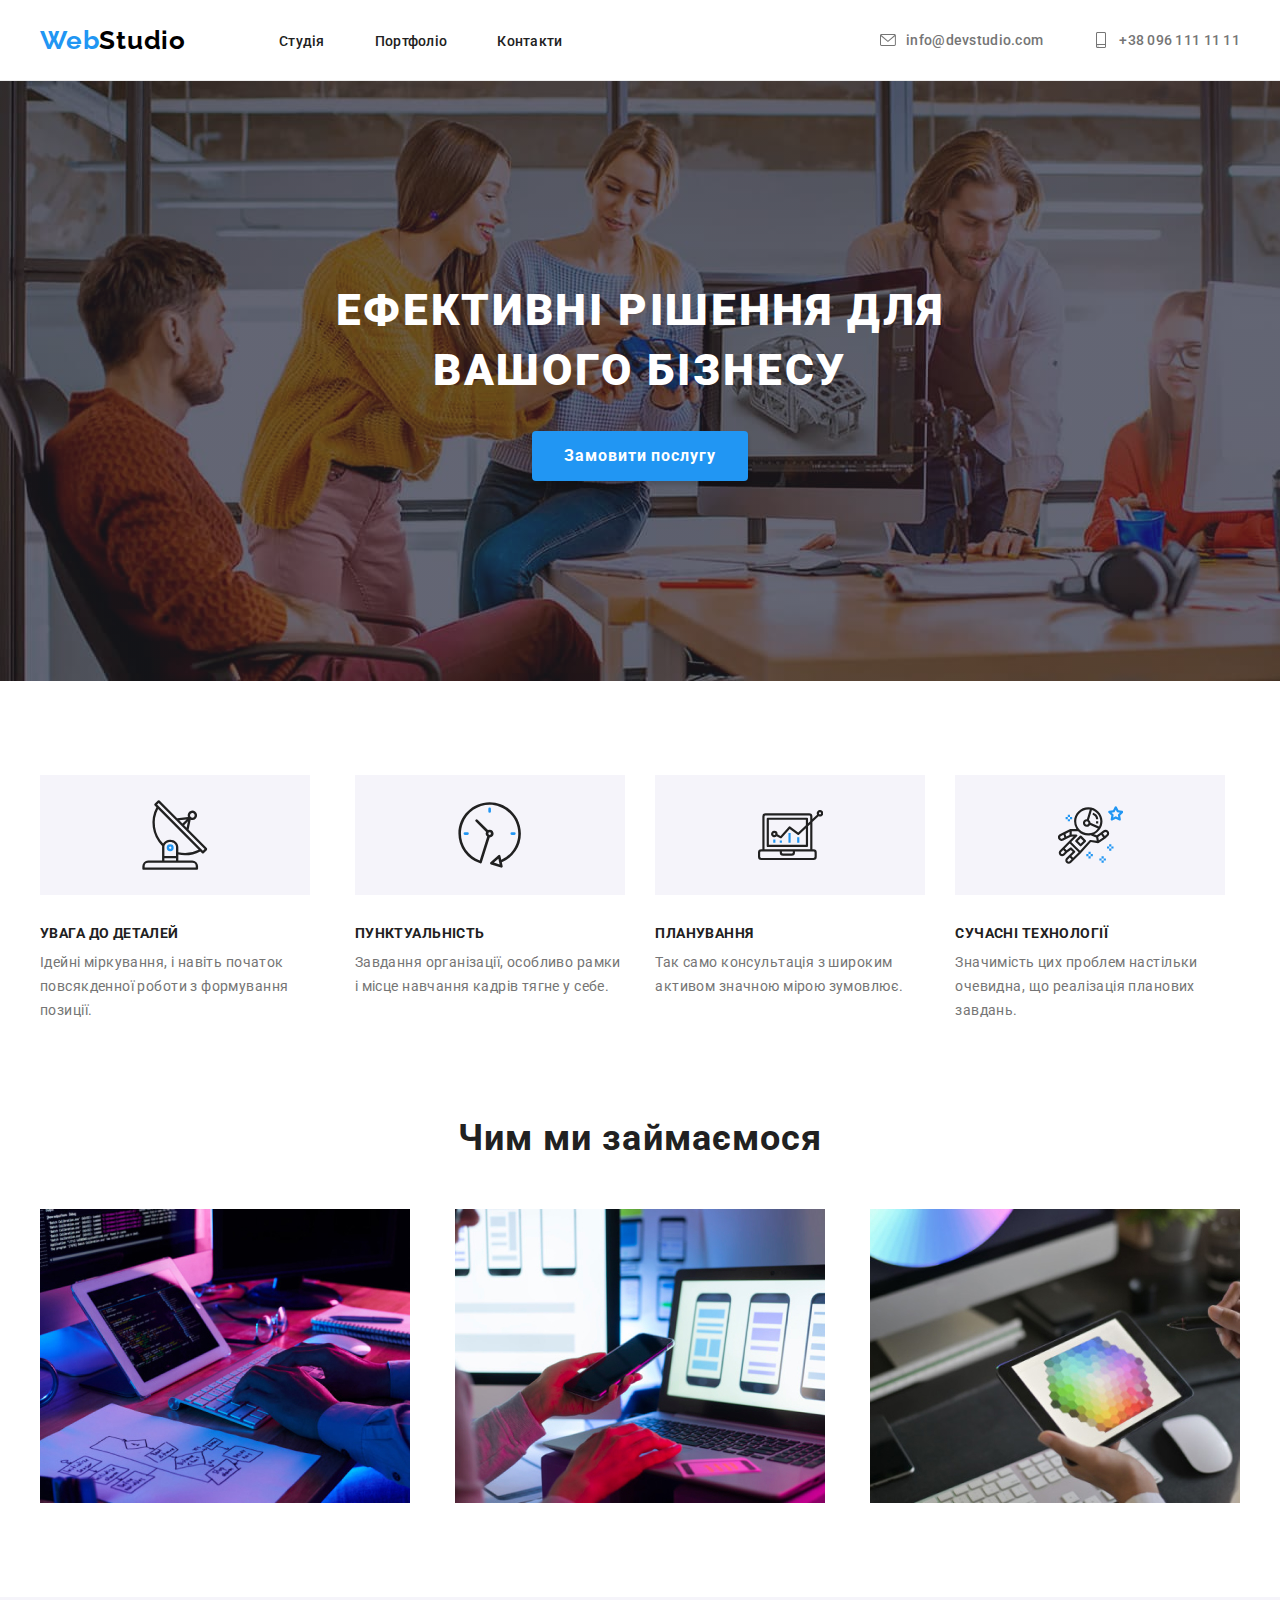
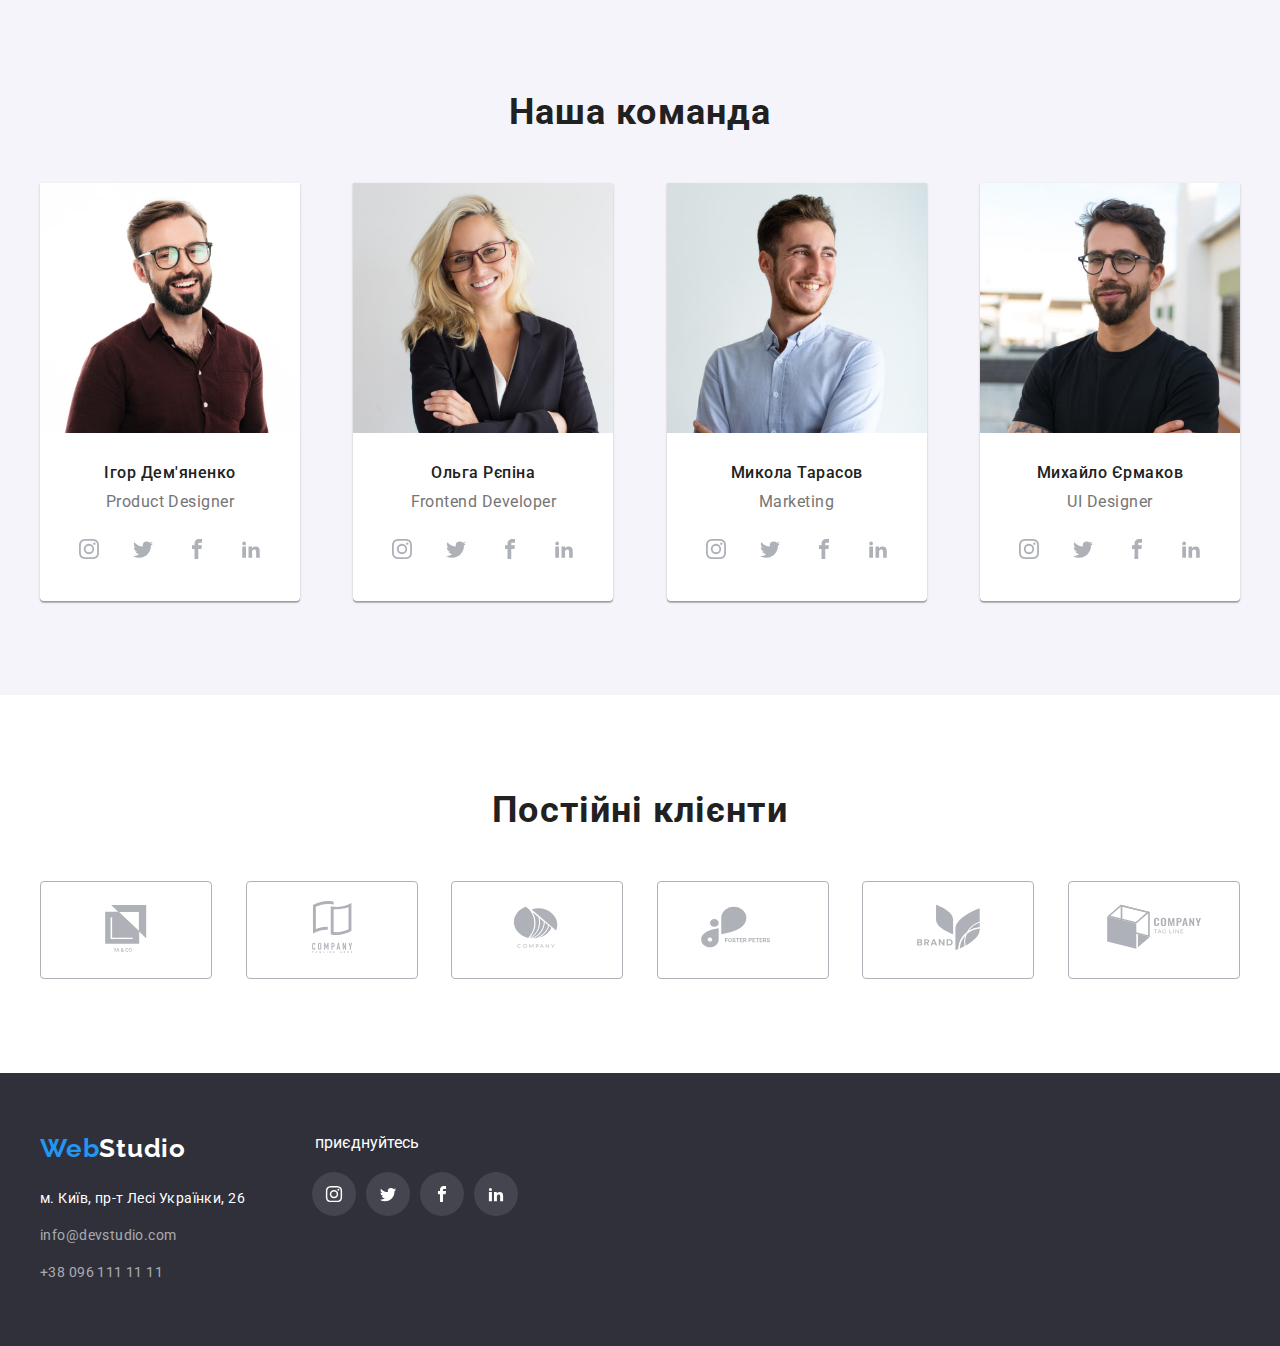
<file: index.html>
<!DOCTYPE html>
<html lang="UK">
  <head>
    <meta charset="UTF-8" />
    <meta http-equiv="X-UA-Compatible" content="IE=edge" />
    <meta name="viewport" content="width=device-width, initial-scale=1.0" />
    <title>goit-markup-hw-03</title>
    <link rel="preconnect" href="https://fonts.googleapis.com" />
    <link rel="preconnect" href="https://fonts.gstatic.com" crossorigin />
    <link
      href="https://fonts.googleapis.com/css2?family=Raleway:wght@700&family=Roboto:wght@400;500;700;900&display=swap"
      rel="stylesheet"
    />
    <link
      rel="stylesheet"
      href="https://cdnjs.cloudflare.com/ajax/libs/modern-normalize/1.1.0/modern-normalize.min.css"
      integrity="sha512-wpPYUAdjBVSE4KJnH1VR1HeZfpl1ub8YT/NKx4PuQ5NmX2tKuGu6U/JRp5y+Y8XG2tV+wKQpNHVUX03MfMFn9Q=="
      crossorigin="anonymous"
      referrerpolicy="no-referrer"
    />
    <link rel="stylesheet" href="./css/styles.css" />
  </head>
  <body>
    <header class="header">
      <div class="container header-container">
        <a class="header-title" href="./index.html"
          ><span class="header-subtitle">Web</span>Studio</a
        >
        <nav class="navigation">
          <ul class="header-nav">
            <li><a class="header-nav-link" href="./index.html">Студія</a></li>
            <li>
              <a class="header-nav-link" href="./portfolio.html">Портфоліо</a>
            </li>
            <li><a class="header-nav-link" href="./index.html">Контакти</a></li>
          </ul>
        </nav>
        <ul class="header-nav">
          <li class="header-icons-position">
            <a class="header-contact" href="mailto:info@devstudio.com">
              <svg class="header-icon" width="16" height="12">
                <use href="./images/icon.svg#icon-envelope"></use>
              </svg>
              info@devstudio.com
            </a>
          </li>
          <li class="header-icons-position">
            <a class="header-contact" href="tel:+380961111111">
              <svg class="header-icon" width="16" height="16">
                <use href="./images/icon.svg#icon-smartphone"></use>
              </svg>
              +38 096 111 11 11
            </a>
          </li>
        </ul>
      </div>
    </header>

    <main>
      <!-- //*======================= HERO =========================-->

      <section class="hero">
        <div class="container hero-container">
          <h1 class="hero-title">Ефективні рішення для вашого бізнесу</h1>
          <button class="hero-btn btn" type="button">Замовити послугу</button>
        </div>
      </section>

      <!-- //*======================= BENEFITS =========================-->

      <section class="benefits">
        <div class="container benefits-container">
          <h2 class="benefits-title-hidden">Наші переваги</h2>
          <ul class="benefits-list">
            <li class="benefits-item">
              <div class="benefits-icon">
                <svg class="benefits-icon-one" width="65.32px" height="70px">
                  <use href="./images/icon.svg#icon-Group"></use>
                </svg>
              </div>
              <h3 class="benefits-title">УВАГА ДО ДЕТАЛЕЙ</h3>
              <p class="benefits-text">
                Ідейні міркування, і навіть початок повсякденної роботи з
                формування позиції.
              </p>
            </li>
            <li class="benefits-item">
              <div class="benefits-icon">
                <svg class="benefits-icon-one" width="65.32px" height="70px">
                  <use href="./images/icon.svg#icon-clock-1"></use>
                </svg>
              </div>
              <h3 class="benefits-title">ПУНКТУАЛЬНІСТЬ</h3>
              <p class="benefits-text">
                Завдання організації, особливо рамки і місце навчання кадрів
                тягне у себе.
              </p>
            </li>
            <li class="benefits-item">
              <div class="benefits-icon">
                <svg class="benefits-icon-one" width="65.32px" height="70px">
                  <use href="./images/icon.svg#icon-diagram-1"></use>
                </svg>
              </div>
              <h3 class="benefits-title">ПЛАНУВАННЯ</h3>
              <p class="benefits-text">
                Так само консультація з широким активом значною мірою зумовлює.
              </p>
            </li>
            <li class="benefits-item">
              <div class="benefits-icon">
                <svg class="benefits-icon-one" width="65.32px" height="70px">
                  <use href="./images/icon.svg#icon-astronaut-1"></use>
                </svg>
              </div>
              <h3 class="benefits-title">СУЧАСНІ ТЕХНОЛОГІЇ</h3>
              <p class="benefits-text">
                Значимість цих проблем настільки очевидна, що реалізація
                планових завдань.
              </p>
            </li>
          </ul>
        </div>
      </section>

      <!-- //*======================= WHAT-WE-DO =============-->

      <section class="whatwedo">
        <div class="container whatwedo-container">
          <h2 class="section-title whatwedo-title">Чим ми займаємося</h2>

          <ul class="whatwedo-list">
            <li class="whatwedo-item">
              <img src="./images/img.jpg" alt="photo" />
            </li>
            <li class="whatwedo-item">
              <img src="./images/img1.jpg" alt="photo1" />
            </li>
            <li class="whatwedo-item">
              <img src="./images/img2.jpg" alt="photo2" />
            </li>
          </ul>
        </div>
      </section>

      <!-- //*======================= OUR TEAM =========================-->

      <section class="team">
        <div class="container team-container">
          <h2 class="section-title team-title">Наша команда</h2>
          <ul class="team-list">
            <li class="team-item">
              <img
                src="./images/igor.jpg"
                alt="photo_igor"
                width="260"
                height="270"
              />
              <p class="team-uptitle">Ігор Дем'яненко</p>
              <p class="team-subtitle">Product Designer</p>
              <ul class="team-soc-list">
                <li class="team-soc-item">
                  <a class="team-soc-link" href="#">
                    <svg class="team-soc-icon" widht="20" height="20">
                      <use href="./images/icon.svg#icon-instagram"></use>
                    </svg>
                  </a>
                </li>
                <li class="team-soc-item">
                  <a class="team-soc-link" href="#">
                    <svg class="team-soc-icon" widht="20" height="20">
                      <use href="./images/icon.svg#icon-twitter"></use>
                    </svg>
                  </a>
                </li>
                <li class="team-soc-item">
                  <a class="team-soc-link" href="#">
                    <svg class="team-soc-icon" widht="20" height="20">
                      <use href="./images/icon.svg#icon-facebook"></use>
                    </svg>
                  </a>
                </li>
                <li class="team-soc-item">
                  <a class="team-soc-link" href="#">
                    <svg class="team-soc-icon" widht="20" height="20">
                      <use href="./images/icon.svg#icon-linkedin2"></use>
                    </svg>
                  </a>
                </li>
              </ul>
            </li>
            <li class="team-item">
              <img
                src="./images/olga.jpg"
                alt="photo_olga"
                width="260"
                height="270"
              />
              <p class="team-uptitle">Ольга Рєпіна</p>
              <p class="team-subtitle">Frontend Developer</p>
              <ul class="team-soc-list">
                <li class="team-soc-item">
                  <a class="team-soc-link" href="#">
                    <svg class="team-soc-icon" widht="20" height="20">
                      <use href="./images/icon.svg#icon-instagram"></use>
                    </svg>
                  </a>
                </li>
                <li class="team-soc-item">
                  <a class="team-soc-link" href="#">
                    <svg class="team-soc-icon" widht="20" height="20">
                      <use href="./images/icon.svg#icon-twitter"></use>
                    </svg>
                  </a>
                </li>
                <li class="team-soc-item">
                  <a class="team-soc-link" href="#">
                    <svg class="team-soc-icon" widht="20" height="20">
                      <use href="./images/icon.svg#icon-facebook"></use>
                    </svg>
                  </a>
                </li>
                <li class="team-soc-item">
                  <a class="team-soc-link" href="#">
                    <svg class="team-soc-icon" width="20" height="20">
                      <use href="./images/icon.svg#icon-linkedin2"></use>
                    </svg>
                  </a>
                </li>
              </ul>
            </li>
            <li class="team-item">
              <img
                src="./images/mukola.jpg"
                alt="photo_mukola"
                width="260"
                height="270"
              />
              <p class="team-uptitle">Микола Тарасов</p>
              <p class="team-subtitle">Marketing</p>
              <ul class="team-soc-list">
                <li class="team-soc-item">
                  <a class="team-soc-link" href="#">
                    <svg class="team-soc-icon" widht="20" height="20">
                      <use href="./images/icon.svg#icon-instagram"></use>
                    </svg>
                  </a>
                </li>
                <li class="team-soc-item">
                  <a class="team-soc-link" href="#">
                    <svg class="team-soc-icon" widht="20" height="20">
                      <use href="./images/icon.svg#icon-twitter"></use>
                    </svg>
                  </a>
                </li>
                <li class="team-soc-item">
                  <a class="team-soc-link" href="#">
                    <svg class="team-soc-icon" widht="20" height="20">
                      <use href="./images/icon.svg#icon-facebook"></use>
                    </svg>
                  </a>
                </li>
                <li class="team-soc-item">
                  <a class="team-soc-link" href="#">
                    <svg class="team-soc-icon" widht="20" height="20">
                      <use href="./images/icon.svg#icon-linkedin2"></use>
                    </svg>
                  </a>
                </li>
              </ul>
            </li>
            <li class="team-item">
              <img
                src="./images/muhajlo.jpg"
                alt="photo_muhajlo"
                width="260"
                height="270"
              />
              <p class="team-uptitle">Михайло Єрмаков</p>
              <p class="team-subtitle">UI Designer</p>
              <ul class="team-soc-list">
                <li class="team-soc-item">
                  <a class="team-soc-link" href="#">
                    <svg class="team-soc-icon" widht="20" height="20">
                      <use href="./images/icon.svg#icon-instagram"></use>
                    </svg>
                  </a>
                </li>
                <li class="team-soc-item">
                  <a class="team-soc-link" href="#">
                    <svg class="team-soc-icon" widht="20" height="20">
                      <use href="./images/icon.svg#icon-twitter"></use>
                    </svg>
                  </a>
                </li>
                <li class="team-soc-item">
                  <a class="team-soc-link" href="#">
                    <svg class="team-soc-icon" widht="20" height="20">
                      <use href="./images/icon.svg#icon-facebook"></use>
                    </svg>
                  </a>
                </li>
                <li class="team-soc-item">
                  <a class="team-soc-link" href="#">
                    <svg class="team-soc-icon" widht="20" height="20">
                      <use href="./images/icon.svg#icon-linkedin2"></use>
                    </svg>
                  </a>
                </li>
              </ul>
            </li>
          </ul>
        </div>
      </section>

      <!-- //*=======================  OUR ADVANTAGES  =========================-->
      <section>
        <div class="container advantages-container">
          <h2 class="section-title advantages-title">Постійні клієнти</h2>
          <ul class="advantages-list">
            <li class="advantages-item">
              <a class="advantages-link" href="#">
                <svg class="advantages-icon" width="170" height="92">
                  <use href="./images/icon.svg#icon-Client-1"></use>
                </svg>
              </a>
            </li>
            <li class="advantages-item">
              <a class="advantages-link" href="#">
                <svg class="advantages-icon" width="170" height="92">
                  <use href="./images/icon.svg#icon-Client-2"></use>
                </svg>
              </a>
            </li>
            <li class="advantages-item">
              <a class="advantages-link" href="#">
                <svg class="advantages-icon" width="170" height="92">
                  <use href="./images/icon.svg#icon-Client-3"></use>
                </svg>
              </a>
            </li>
            <li class="advantages-item">
              <a class="advantages-link" href="#">
                <svg class="advantages-icon" width="170" height="92">
                  <use href="./images/icon.svg#icon-Client-4"></use>
                </svg>
              </a>
            </li>
            <li class="advantages-item">
              <a class="advantages-link" href="#">
                <svg class="advantages-icon" width="170" height="92">
                  <use href="./images/icon.svg#icon-Client-5"></use>
                </svg>
              </a>
            </li>
            <li class="advantages-item">
              <a class="advantages-link" href="#">
                <svg class="advantages-icon" width="170" height="92">
                  <use href="./images/icon.svg#icon-Client-6"></use>
                </svg>
              </a>
            </li>
          </ul>
        </div>
        <a class="q" href=""></a>
      </section>
    </main>

    <!-- //*======================= FOOTER =========================-->

    <footer class="footer">
      <div class="container footer-container">
        <div class="footer-address">
          <a class="footer-title" href="./index.html"
            >Web<span class="footer-subtitle">Studio</span></a
          >
          <ul class="footer-list">
            <li class="footer-item">
              <a
                class="footer-link"
                href="https://goo.gl/maps/ZGy36pKghgv9Vfy66"
                >м. Київ, пр-т Лесі Українки, 26</a
              >
            </li>
            <li class="footer-item">
              <a class="footer-contacts" href="mailto:info@devstudio.com"
                >info@devstudio.com</a
              >
            </li>
            <li class="footer-item">
              <a class="footer-contacts" href="tel:+380961111111"
                >+38 096 111 11 11</a
              >
            </li>
          </ul>
        </div>
        <div class="footer-social">
          <p class="footer-p">приєднуйтесь</p>
          <ul class="footer-soc-list">
            <li class="footer-soc-icon">
              <a class="footer-soc-link" href="#">
                <svg widht="20" height="16.25">
                  <use href="./images/icon.svg#icon-instagram"></use>
                </svg>
              </a>
            </li>
            <li class="footer-soc-icon">
              <a class="footer-soc-link" href="#">
                <svg widht="20" height="16.25">
                  <use href="./images/icon.svg#icon-twitter"></use>
                </svg>
              </a>
            </li>
            <li class="footer-soc-icon">
              <a class="footer-soc-link" href="#">
                <svg widht="20" height="16.25">
                  <use href="./images/icon.svg#icon-facebook"></use>
                </svg>
              </a>
            </li>
            <li class="footer-soc-icon">
              <a class="footer-soc-link" href="#">
                <svg widht="20" height="16.25">
                  <use href="./images/icon.svg#icon-linkedin2"></use>
                </svg>
              </a>
            </li>
          </ul>
        </div>
      </div>
    </footer>
  </body>
</html>
</file>
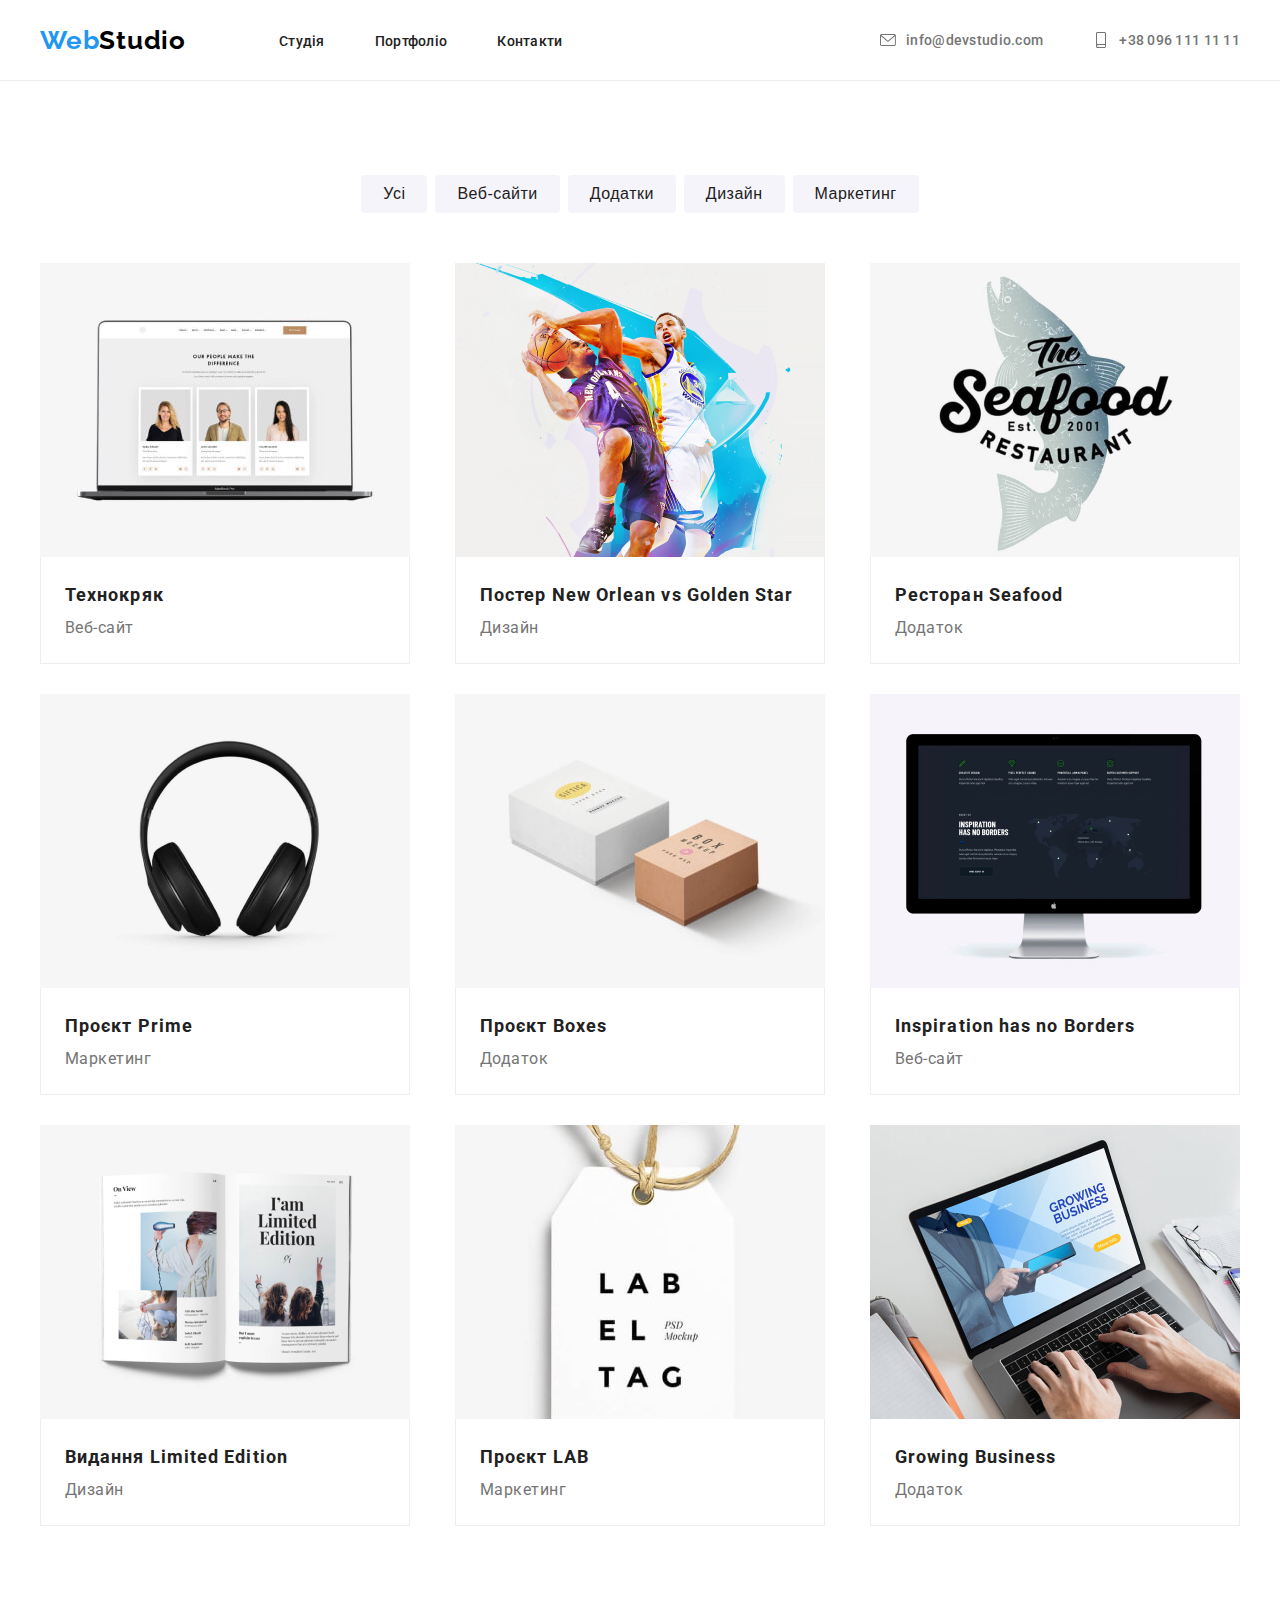
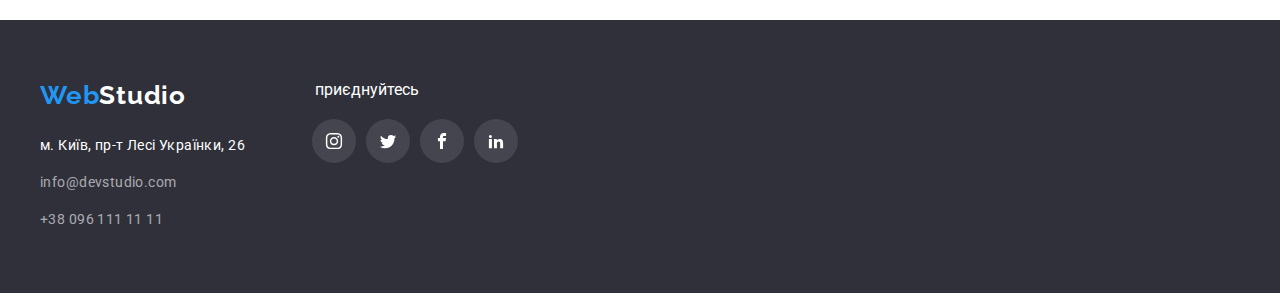
<file: portfolio.html>
<!DOCTYPE html>
<html lang="UK">
  <head>
    <meta charset="UTF-8" />
    <meta http-equiv="X-UA-Compatible" content="IE=edge" />
    <meta name="viewport" content="width=device-width, initial-scale=1.0" />
    <title>goit-markup-hw-03</title>
    <link rel="preconnect" href="https://fonts.googleapis.com" />
    <link rel="preconnect" href="https://fonts.gstatic.com" crossorigin />
    <link
      href="https://fonts.googleapis.com/css2?family=Raleway:wght@700&family=Roboto:wght@400;500;700;900&display=swap"
      rel="stylesheet"
    />
    <link
      rel="stylesheet"
      href="https://cdnjs.cloudflare.com/ajax/libs/modern-normalize/1.1.0/modern-normalize.min.css"
      integrity="sha512-wpPYUAdjBVSE4KJnH1VR1HeZfpl1ub8YT/NKx4PuQ5NmX2tKuGu6U/JRp5y+Y8XG2tV+wKQpNHVUX03MfMFn9Q=="
      crossorigin="anonymous"
      referrerpolicy="no-referrer"
    />
    <link rel="stylesheet" href="./css/styles.css" />
  </head>
  <body>
    <header class="header">
      <div class="container header-container">
        <a class="header-title" href="./index.html"
          ><span class="header-subtitle">Web</span>Studio</a
        >
        <nav class="navigation">
          <ul class="header-nav">
            <li><a class="header-nav-link" href="./index.html">Студія</a></li>
            <li>
              <a class="header-nav-link" href="./portfolio.html">Портфоліо</a>
            </li>
            <li><a class="header-nav-link" href="./index.html">Контакти</a></li>
          </ul>
        </nav>
        <ul class="header-nav">
          <li class="header-icons-position">
            <a class="header-contact" href="mailto:info@devstudio.com">
              <svg class="header-icon" width="16" height="12">
                <use href="./images/icon.svg#icon-envelope"></use>
              </svg>
              info@devstudio.com
            </a>
          </li>
          <li class="header-icons-position">
            <a class="header-contact" href="tel:+380961111111">
              <svg class="header-icon" width="16" height="16">
                <use href="./images/icon.svg#icon-smartphone"></use>
              </svg>
              +38 096 111 11 11
            </a>
          </li>
        </ul>
      </div>
    </header>
    <!-- //*======================= PORTFOLIO =========================-->

    <main>
      <section class="portfolio">
        <div class="container">
          <h2 class="portfolio-title-hidden"></h2>
          <ul class="navportfolio-list">
            <li class="navportfolio-item">
              <button class="main-btn btn" type="button">Усі</button>
            </li>
            <li class="navportfolio-item">
              <button class="main-btn btn" type="button">Веб-сайти</button>
            </li>
            <li class="navportfolio-item">
              <button class="main-btn btn" type="button">Додатки</button>
            </li>
            <li class="navportfolio-item">
              <button class="main-btn btn" type="button">Дизайн</button>
            </li>
            <li class="navportfolio-item">
              <button class="main-btn btn" type="button">Маркетинг</button>
            </li>
          </ul>
          <ul class="portfolio-list">
            <ul class="portfolio-first-row">
              <li class="portfolio-item">
                <img
                  src="./images/project1.jpg"
                  width="370"
                  height="294"
                  alt="Технокряк"
                />
                <div class="portfolio-sublist">
                  <h3 class="portfolio-title">Технокряк</h3>
                  <p class="portfolio-subtitle">Веб-сайт</p>
                </div>
              </li>
              <li class="portfolio-item">
                <img
                  src="./images/project2.jpg"
                  width="370"
                  height="294"
                  alt="Постер New Orlean vs Golden Star"
                />
                <div class="portfolio-sublist">
                  <h3 lang="EN" class="portfolio-title">
                    Постер New Orlean vs Golden Star
                  </h3>
                  <p class="portfolio-subtitle">Дизайн</p>
                </div>
              </li>
              <li class="portfolio-item">
                <img
                  src="./images/project3.jpg"
                  width="370"
                  height="294"
                  alt="Ресторан Seafood"
                />
                <div class="portfolio-sublist">
                <h3 class="portfolio-title">Ресторан Seafood</h3>
                <p class="portfolio-subtitle">Додаток</p>
                </div>
              </li>
            </ul>
            <ul class="portfolio-second-row">
              <li class="portfolio-item">
                <img
                  src="./images/project4.jpg"
                  width="370"
                  height="294"
                  alt="Проєкт Prime"
                />
                <div class="portfolio-sublist">
                  <h3 class="portfolio-title">Проєкт Prime</h3>
                  <p class="portfolio-subtitle">Маркетинг</p>
                </div>
              </li>
              <li class="portfolio-item">
                <img
                  src="./images/project5.jpg"
                  width="370"
                  height="294"
                  alt="Проєкт Boxes"
                />
                <div class="portfolio-sublist">
                  <h3 class="portfolio-title">Проєкт Boxes</h3>
                  <p class="portfolio-subtitle">Додаток</p>
                </div>
              </li>
              <li class="portfolio-item">
                <img
                  src="./images/project6.jpg"
                  width="370"
                  height="294"
                  alt="Inspiration has no Borders"
                />
                <div class="portfolio-sublist">
                  <h3 lang="EN" class="portfolio-title">
                    Inspiration has no Borders
                  </h3>
                  <p class="portfolio-subtitle">Веб-сайт</p>
                </div>
              </li>
            </ul>
            <ul class="portfolio-thrid-row">
              <li class="portfolio-item">
                <img
                  src="./images/project7.jpg"
                  width="370"
                  height="294"
                  alt="Видання Limited Edition"
                />
                <div class="portfolio-sublist">
                  <h3 lang="EN" class="portfolio-title">
                    Видання Limited Edition
                  </h3>
                  <p class="portfolio-subtitle">Дизайн</p>
                </div>
              </li>
              <li class="portfolio-item">
                <img
                  src="./images/project8.jpg"
                  width="370"
                  height="294"
                  alt="Проєкт LAB"
                />
                <div class="portfolio-sublist">
                  <h3 lang="EN" class="portfolio-title">Проєкт LAB</h3>
                  <p class="portfolio-subtitle">Маркетинг</p>
                </div>
              </li>
              <li class="portfolio-item">
                <img
                  src="./images/project9.jpg"
                  width="370"
                  height="294"
                  alt="Growing Business"
                />
                <div class="portfolio-sublist">
                  <h3 lang="EN" class="portfolio-title">Growing Business</h3>
                  <p class="portfolio-subtitle">Додаток</p>
                </div>
              </li>
            </ul>
          </ul>
        </div>
      </section>
    </main>
    <!-- //*===================================== FOOTER ============================================-->


    <footer class="footer">
      <div class="container footer-container">
        <div class="footer-address">
          <a class="footer-title" href="./index.html"
            >Web<span class="footer-subtitle">Studio</span></a
          >
          <ul class="footer-list">
            <li class="footer-item">
              <a
                class="footer-link"
                href="https://goo.gl/maps/ZGy36pKghgv9Vfy66"
                >м. Київ, пр-т Лесі Українки, 26</a
              >
            </li>
            <li class="footer-item">
              <a class="footer-contacts" href="mailto:info@devstudio.com"
                >info@devstudio.com</a
              >
            </li>
            <li class="footer-item">
              <a class="footer-contacts" href="tel:+380961111111"
                >+38 096 111 11 11</a
              >
            </li>
          </ul>
        </div>
        <div class="footer-social">
          <p class="footer-p">приєднуйтесь</p>
          <ul class="footer-soc-list">
            <li class="footer-soc-icon">
              <a class="footer-soc-link" href="#">
                <svg widht="20" height="16.25">
                  <use href="./images/icon.svg#icon-instagram"></use>
                </svg>
              </a>
            </li>
            <li class="footer-soc-icon">
              <a class="footer-soc-link" href="#">
                <svg widht="20" height="16.25">
                  <use href="./images/icon.svg#icon-twitter"></use>
                </svg>
              </a>
            </li>
            <li class="footer-soc-icon">
              <a class="footer-soc-link" href="#">
                <svg widht="20" height="16.25">
                  <use href="./images/icon.svg#icon-facebook"></use>
                </svg>
              </a>
            </li>
            <li class="footer-soc-icon">
              <a class="footer-soc-link" href="#">
                <svg widht="20" height="16.25">
                  <use href="./images/icon.svg#icon-linkedin2"></use>
                </svg>
              </a>
            </li>
          </ul>
        </div>
      </div>
    </footer>
  </body>
</html>
</file>
<file: css/styles.css>
:root {
  --font-ral: "Raleway", sans-serif;
}

* {
  margin: 0;
  padding: 0;
}

body {
  font-family: "Roboto", sans-serif;
}

ul {
  list-style: none;
  margin: 0;
  padding: 0;
}

a {
  text-decoration: none;
}

h1,
h2,
h3,
h4,
h5,
h6,
p {
  margin: 0;
}

.section-title {
  font-weight: 700;
  font-size: 36px;
  line-height: 1.1666;
  text-align: center;
  letter-spacing: 0.03em;
  color: #212121;
}

img {
  display: block;
  max-width: 100%;
  height: auto;
}

.btn {
  cursor: pointer;
}
.container {
  width: 1200px;
  padding-left: 15px;
  padding-right: 15px;
  margin: 0 auto;
  /* outline: 2px solid red; */
}

/* //*================= HEADER ================== */

.header {
  border-bottom: 1px solid #ececec;
}

.header-container {
  display: flex;
  align-items: center;
  height: 80px;
}

.header-title {
  font-family: var(--font-ral);
  text-decoration: none;
  font-weight: 700;
  font-size: 26px;
  line-height: 1.1923;
  letter-spacing: 0.03em;
  color: #000000;
}

.header-subtitle {
  color: #2196f3;
}

.navigation {
  margin-left: 93px;
  margin-right: auto;
}

.header-nav-link {
  font-weight: 500;
  font-size: 14px;
  line-height: 1.1428;
  letter-spacing: 0.02em;
  color: #212121;
}

.header-nav-link:hover,
.header-nav-link:focus {
  color: #2196f3;
}

.header-nav {
  display: flex;
  gap: 50px;
}

.header-icons-position {
  display: flex;
  align-items: center;
  justify-content: center;
  gap: 10px;
}

.header-contact {
  height: 16px;
  font-weight: 500;
  font-size: 14px;
  line-height: 1.1428;
  letter-spacing: 0.02em;
  color: #757575;
  display: flex;
  justify-content: center;
  align-items: center;
}

.header-contact:hover,
.header-icon:hover,
.header-contact:focus,
.header-icon:focus {
  color: #2196f3;
}

.header-icon {
  margin-right: 10px;
  fill: currentColor;
}

.icon-active:hover {
  background-color: #2196f3;
}

/* //*================= HERO ================== */

.hero {
  max-width: 1600px;
  margin: 0 auto;
  padding-top: 200px;
  padding-bottom: 200px;
  background-image: linear-gradient(
      rgba(47, 48, 58, 0.4),
      rgba(47, 48, 58, 0.4)
    ),
    url(../images/hero.jpg);
  background-repeat: no-repeat;
  background-size: cover;
}

.hero-title {
  font-weight: 900;
  font-size: 44px;
  line-height: 1.3636;
  text-align: center;
  letter-spacing: 0.06em;
  text-transform: uppercase;
  color: #ffffff;
  width: 696px;
  margin: 0 auto;
  margin-bottom: 30px;
}

.hero-btn {
  font-family: inherit;
  background: #2196f3;
  box-shadow: 0px 4px 4px rgba(0, 0, 0, 0.15);
  border-radius: 4px;
  font-weight: 700;
  font-size: 16px;
  line-height: 30px;
  align-items: center;
  text-align: center;
  letter-spacing: 0.06em;
  color: #ffffff;
  width: 216px;
  height: 50px;
  display: block;
  margin: 0 auto;
  border: none;
}

.hero-btn:hover,
.hero-btn:focus {
  background-color: #188ce8;
}

/* //*================= BENEFITS ================== */

.benefits {
  padding-top: 94px;
  padding-bottom: 94px;
}

.benefits-icon {
  width: 270px;
  height: 120px;
  background: #f5f4fa;
  display: flex;
  align-items: center;
  justify-content: center;
  margin-bottom: 30px;
}

.benefits-title-hidden {
  position: absolute;
  width: 1px;
  height: 1px;
  margin: -1px;
  border: 0;
  padding: 0;
  white-space: nowrap;
  clip-path: inset(100%);
  clip: rect(0 0 0 0);
  overflow: hidden;
}

.benefits-list {
  display: flex;
  justify-content: space-around;
  gap: 30px;
}

.benefits-title {
  font-weight: 700;
  font-size: 14px;
  line-height: 1.1428;
  letter-spacing: 0.03em;
  text-transform: uppercase;
  color: #212121;
  margin-bottom: 10px;
}

.benefits-text {
  font-size: 14px;
  line-height: 1.7142;
  letter-spacing: 0.03em;
  color: #757575;
  display: flex;
  justify-content: space-between;
}

/* //*================= WHAT-WE-DO ================== */

.whatwedo {
  padding-bottom: 94px;
}

.whatwedo-title {
  margin-bottom: 50px;
}

.whatwedo-list {
  display: flex;
  flex-direction: row;
  justify-content: space-between;
}

/* //*================= OUR TEAM ================== */

.team {
  background: #f5f4fa;
  padding-top: 94px;
  padding-bottom: 94px;
}

.team-title {
  margin-bottom: 50px;
}

.team-list {
  display: flex;
  justify-content: space-between;
}

.team-item {
  width: calc(100% - 90px) / 4;
  box-shadow: 0px 1px 3px rgba(0, 0, 0, 0.12), 0px 1px 1px rgba(0, 0, 0, 0.14),
    0px 2px 1px rgba(0, 0, 0, 0.2);
  border-radius: 0px 0px 4px 4px;
  background: white;
}

.team-uptitle {
  font-weight: 500;
  font-size: 16px;
  line-height: 1.1875;
  text-align: center;
  letter-spacing: 0.03em;
  color: #212121;
  padding-top: 30px;
  padding-bottom: 10px;
}

.team-subtitle {
  font-size: 16px;
  line-height: 1.1875;
  text-align: center;
  letter-spacing: 0.03em;
  color: #757575;
  padding-bottom: 16px;
}

.team-soc-list {
  display: flex;
  justify-content: center;
  gap: 10px;
  margin-bottom: 30px;
}

.team-soc-item {
  width: 44px;
  height: 44px;
}

.team-soc-link {
  width: 100%;
  height: 100%;
  background-color: #ffffff;
  border-radius: 50%;
  display: flex;
  align-items: center;
  justify-content: center;
  fill: #afb1b8;
}

.team-soc-link:hover,
.team-soc-link:focus {
  background: #2196f3;
  fill: #ffffff;
}

/* //*================= OUR ADVANTAGES ================== */

.advantages-container {
  max-width: 1600px;
}

.advantages-title {
  display: flex;
  justify-content: center;
  margin-top: 94px;
  margin-bottom: 50px;
}

.advantages-list {
  display: flex;
  justify-content: space-between;
  margin-bottom: 94px;
  gap: 30px;
}

.advantages-link {
  display: block;
  border: 1px solid #afb1b8;
  color: #afb1b8;
  border-radius: 4px;
}

.advantages-link:hover,
.advantages-link:focus {
  border: 1px solid #2196f3;
  color: #2196f3;
}

.advantages-icon {
  fill: currentColor;
}

/* //*================= FOOTER ================== */

.footer {
  background: #2f303a;
  padding-top: 60px;
  padding-bottom: 60px;
}

.footer-container {
  display: flex;
}

.footer-address {
  margin-right: 70px;
}

.footer-title {
  font-family: var(--font-ral);
  text-decoration: none;
  font-weight: 700;
  font-size: 26px;
  line-height: 1.1923;
  letter-spacing: 0.03em;
  color: #2196f3;
  display: block;
  margin-bottom: 20px;
}

.footer-subtitle {
  color: #ffffff;
}

.footer-item:last-child {
  margin-bottom: 0;
}

.footer-item {
  margin-bottom: 9px;
}

.footer-link {
  font-size: 14px;
  line-height: 2;
  letter-spacing: 0.03em;
  color: #ffffff;
}

.footer-link:hover,
.footer-link:focus,
.footer-contacts:hover,
.footer-contacts:focus {
  color: #2196f3;
}

.footer-contacts {
  font-size: 14px;
  line-height: 2;
  letter-spacing: 0.03em;
  color: rgba(255, 255, 255, 0.6);
}

.footer-social {
  width: 200px;
  height: 80px;
}

.footer-p {
  color: white;
  margin-bottom: 20px;
}

.footer-soc-list {
  display: flex;
  justify-content: center;
  align-content: center;
  gap: 10px;
  padding: 0;
}

.footer-soc-icon {
  width: 44px;
  height: 44px;
}

.footer-soc-link {
  width: 100%;
  height: 100%;
  background-color: rgba(255, 255, 255, 0.1);
  border-radius: 50%;
  display: flex;
  align-items: center;
  justify-content: center;
  fill: #ffffff;
}

.footer-soc-link:hover {
  background: #2196f3;
}

/* !======================= PORTFOLIO ==========================================  */

.portfolio {
  background: #ffffff;
  padding-top: 94px;
  padding-bottom: 94px;
}

.portfolio-title-hidden {
  position: absolute;
  width: 1px;
  height: 1px;
  margin: -1px;
  border: 0;
  padding: 0;
  white-space: nowrap;
  clip-path: inset(100%);
  clip: rect(0 0 0 0);
  overflow: hidden;
}

.navportfolio-list {
  display: flex;
  justify-content: center;
  gap: 8px;
  margin-bottom: 50px;
}

.main-btn {
  font-weight: 500;
  font-size: 16px;
  line-height: 1.63;
  text-align: center;
  letter-spacing: 0.03em;
  color: #212121;
  background: #f5f4fa;
  border-radius: 4px;
  border: #f5f4fa;
  padding-top: 6px;
  padding-bottom: 6px;
  padding-right: 22px;
  padding-left: 22px;
}

.main-btn:hover,
.main-btn:focus {
  background: #2196f3;
  color: white;
  box-shadow: 0px 3px 1px rgba(0, 0, 0, 0.1), 0px 1px 2px rgba(0, 0, 0, 0.08),
    0px 2px 2px rgba(0, 0, 0, 0.12);
}

/* ?======================= PORTFOLIO =========================  */

.portfolio-first-row {
  display: flex;
  justify-content: space-between;
  margin-bottom: 30px;
}

.portfolio-second-row {
  display: flex;
  justify-content: space-between;
  margin-bottom: 30px;
}

.portfolio-thrid-row {
  display: flex;
  justify-content: space-between;
}

.portfolio-sublist {
  padding: 20px 24px;
  border-right: 1px solid #eeeeee;
  border-left: 1px solid #eeeeee;
  border-bottom: 1px solid #eeeeee;
}

.portfolio-item {
  background: #ffffff;
}

.portfolio-item:hover {
  box-shadow: 0px 3px 1px rgba(0, 0, 0, 0.1), 0px 1px 2px rgba(0, 0, 0, 0.08),
    0px 2px 2px rgba(0, 0, 0, 0.12);
}

.portfolio-title {
  font-weight: 700;
  font-size: 18px;
  line-height: 2;
  letter-spacing: 0.06em;
  color: #212121;
  text-align: left;
}

.portfolio-subtitle {
  font-size: 16px;
  line-height: 1.875;
  letter-spacing: 0.03em;
  color: #757575;
  text-align: left;
}
</file>
